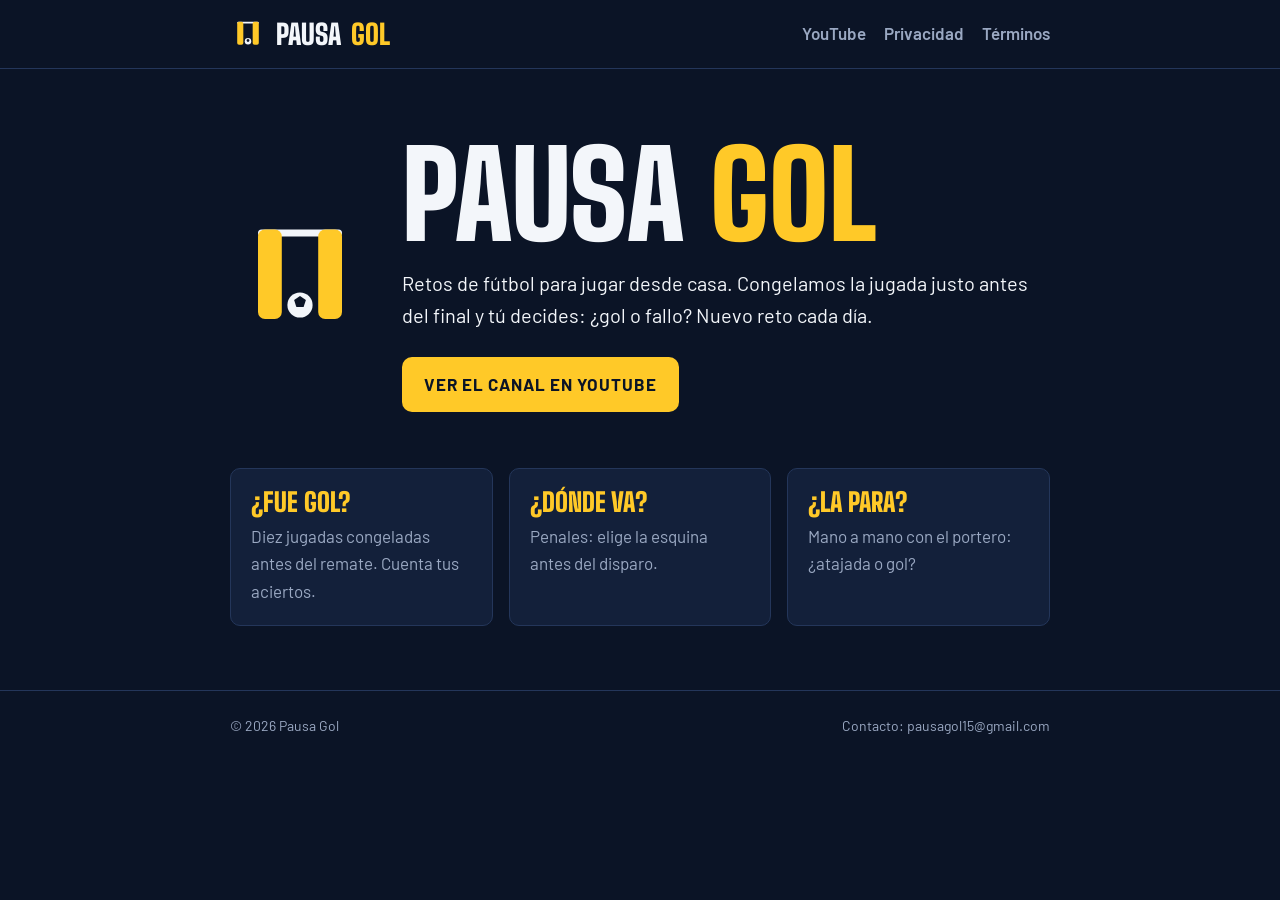
<file: index.html>
<!doctype html><html lang="es"><head><meta charset="utf-8"><meta name="viewport" content="width=device-width,initial-scale=1,viewport-fit=cover"><link rel="icon" href="logo.svg" type="image/svg+xml"><link rel="preconnect" href="https://fonts.googleapis.com"><link rel="preconnect" href="https://fonts.gstatic.com" crossorigin><link rel="stylesheet" href="https://fonts.googleapis.com/css2?family=Big+Shoulders+Display:wght@900&family=Barlow:wght@400;600;700&display=swap"><link rel="stylesheet" href="estilos.css"><title>Pausa Gol</title><meta name="description" content="Retos de fútbol en YouTube: congelamos la jugada justo antes del final y tú decides si fue gol."></head><body>
<header class="top"><div class="wrap"><a class="brand" href="./"><img src="logo.svg" alt="">Pausa <span>Gol</span></a><nav><a href="https://www.youtube.com/@pausagol">YouTube</a><a href="privacidad.html">Privacidad</a><a href="terminos.html">Términos</a></nav></div></header>
<main class="wrap">
<section class="hero"><img src="logo.svg" alt="Logo de Pausa Gol"><div><h1>Pausa <span>Gol</span></h1><p class="lead">Retos de fútbol para jugar desde casa. Congelamos la jugada justo antes del final y tú decides: ¿gol o fallo? Nuevo reto cada día.</p><a class="btn" href="https://www.youtube.com/@pausagol">Ver el canal en YouTube</a></div></section>
<section class="cards">
<div class="card"><b>¿Fue gol?</b><p>Diez jugadas congeladas antes del remate. Cuenta tus aciertos.</p></div>
<div class="card"><b>¿Dónde va?</b><p>Penales: elige la esquina antes del disparo.</p></div>
<div class="card"><b>¿La para?</b><p>Mano a mano con el portero: ¿atajada o gol?</p></div>
</section>
</main>
<footer><div class="wrap"><span>© 2026 Pausa Gol</span><span>Contacto: pausagol15@gmail.com</span></div></footer>
</body></html>
</file>
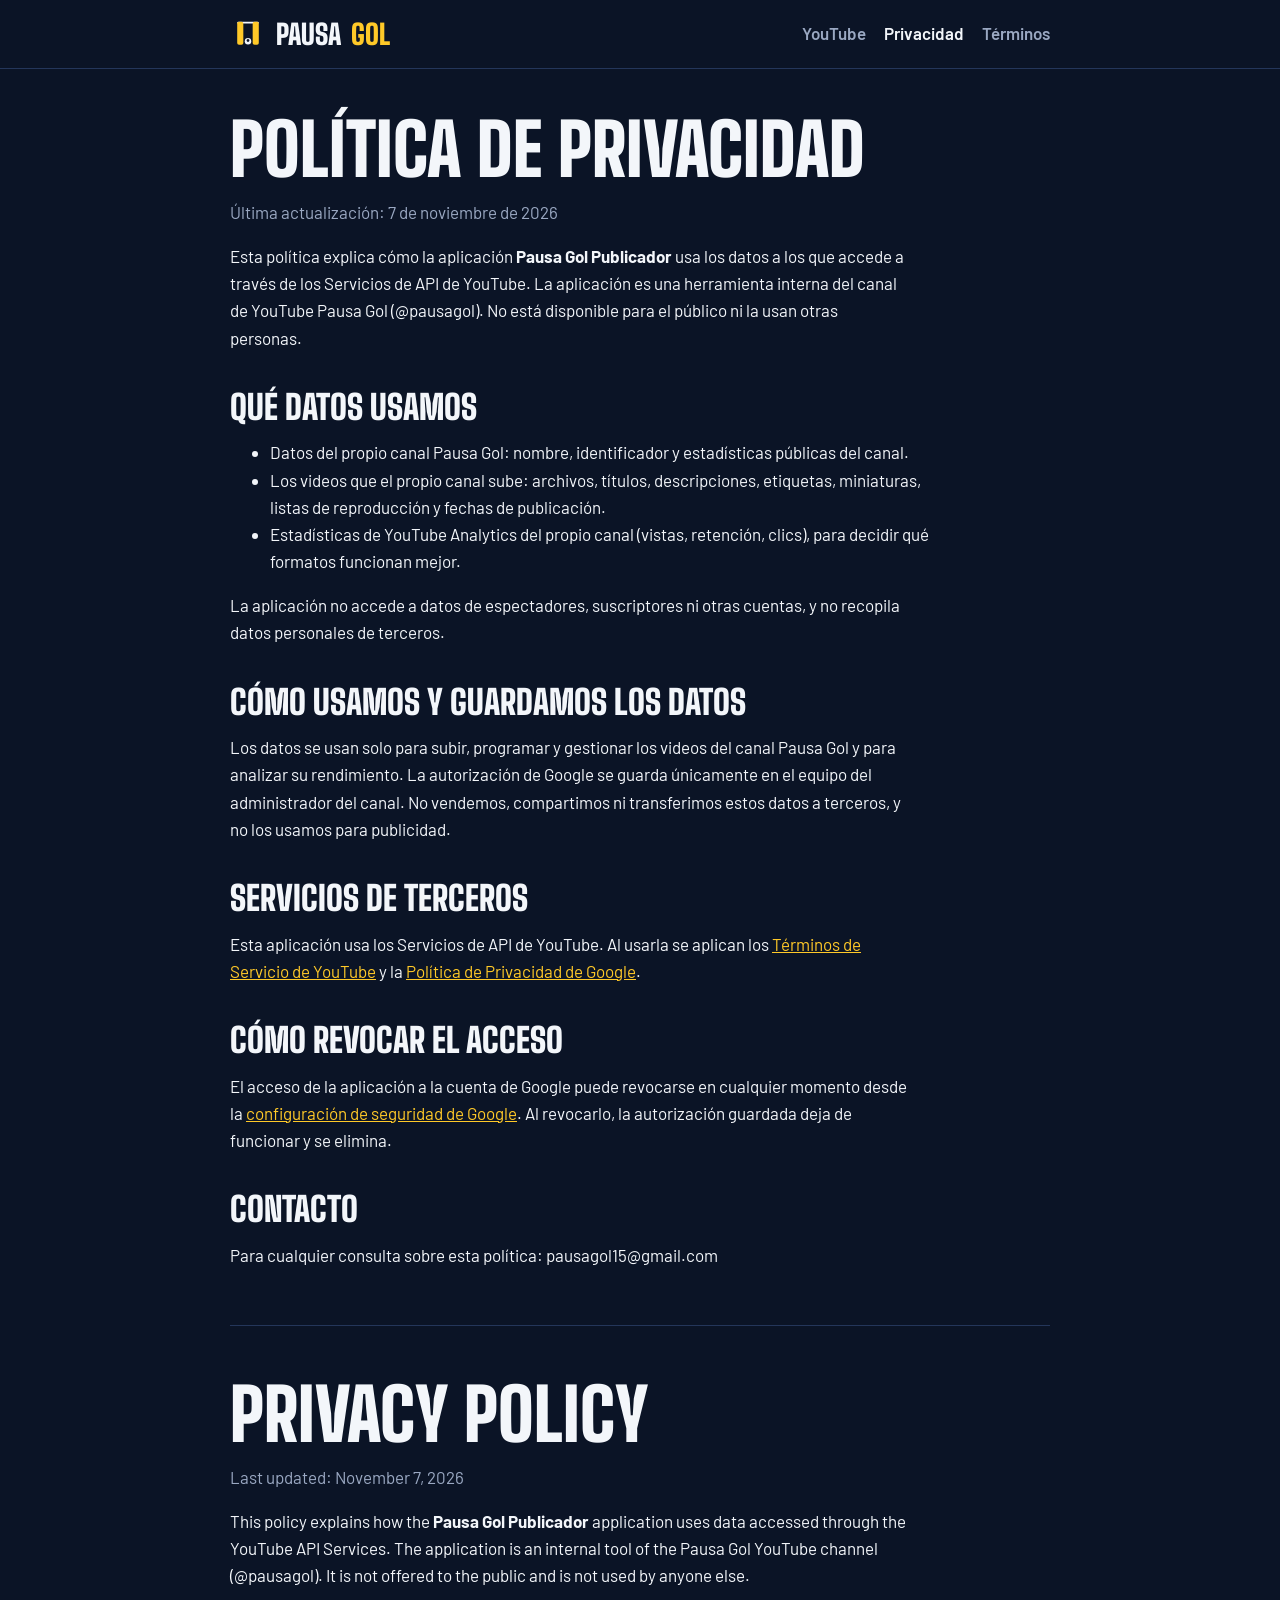
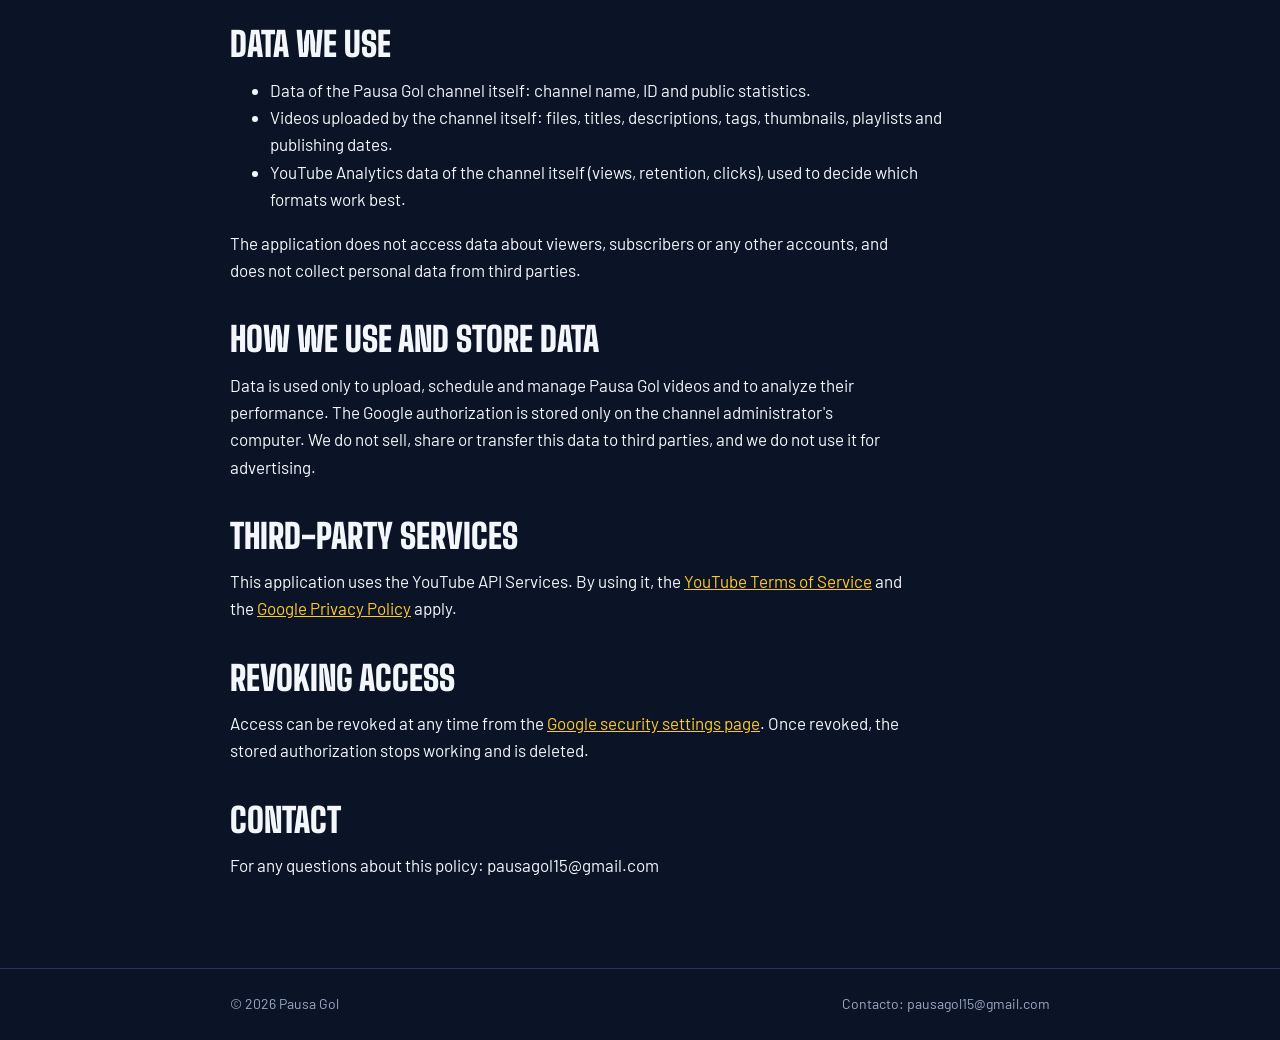
<file: privacidad.html>
<!doctype html><html lang="es"><head><meta charset="utf-8"><meta name="viewport" content="width=device-width,initial-scale=1,viewport-fit=cover"><link rel="icon" href="logo.svg" type="image/svg+xml"><link rel="preconnect" href="https://fonts.googleapis.com"><link rel="preconnect" href="https://fonts.gstatic.com" crossorigin><link rel="stylesheet" href="https://fonts.googleapis.com/css2?family=Big+Shoulders+Display:wght@900&family=Barlow:wght@400;600;700&display=swap"><link rel="stylesheet" href="estilos.css"><title>Política de privacidad · Pausa Gol</title></head><body>
<header class="top"><div class="wrap"><a class="brand" href="./"><img src="logo.svg" alt="">Pausa <span>Gol</span></a><nav><a href="https://www.youtube.com/@pausagol">YouTube</a><a href="privacidad.html" aria-current="page">Privacidad</a><a href="terminos.html">Términos</a></nav></div></header>
<main class="wrap doc">
<h1>Política de privacidad</h1>
<p class="meta">Última actualización: 7 de noviembre de 2026</p>
<p>Esta política explica cómo la aplicación <strong>Pausa Gol Publicador</strong> usa los datos a los que accede a través de los Servicios de API de YouTube. La aplicación es una herramienta interna del canal de YouTube Pausa Gol (@pausagol). No está disponible para el público ni la usan otras personas.</p>
<h2>Qué datos usamos</h2>
<ul>
<li>Datos del propio canal Pausa Gol: nombre, identificador y estadísticas públicas del canal.</li>
<li>Los videos que el propio canal sube: archivos, títulos, descripciones, etiquetas, miniaturas, listas de reproducción y fechas de publicación.</li>
<li>Estadísticas de YouTube Analytics del propio canal (vistas, retención, clics), para decidir qué formatos funcionan mejor.</li>
</ul>
<p>La aplicación no accede a datos de espectadores, suscriptores ni otras cuentas, y no recopila datos personales de terceros.</p>
<h2>Cómo usamos y guardamos los datos</h2>
<p>Los datos se usan solo para subir, programar y gestionar los videos del canal Pausa Gol y para analizar su rendimiento. La autorización de Google se guarda únicamente en el equipo del administrador del canal. No vendemos, compartimos ni transferimos estos datos a terceros, y no los usamos para publicidad.</p>
<h2>Servicios de terceros</h2>
<p>Esta aplicación usa los Servicios de API de YouTube. Al usarla se aplican los <a href="https://www.youtube.com/t/terms">Términos de Servicio de YouTube</a> y la <a href="https://policies.google.com/privacy">Política de Privacidad de Google</a>.</p>
<h2>Cómo revocar el acceso</h2>
<p>El acceso de la aplicación a la cuenta de Google puede revocarse en cualquier momento desde la <a href="https://security.google.com/settings/security/permissions">configuración de seguridad de Google</a>. Al revocarlo, la autorización guardada deja de funcionar y se elimina.</p>
<h2>Contacto</h2>
<p>Para cualquier consulta sobre esta política: pausagol15@gmail.com</p>
<hr>
<div lang="en">
<h1>Privacy Policy</h1>
<p class="meta">Last updated: November 7, 2026</p>
<p>This policy explains how the <strong>Pausa Gol Publicador</strong> application uses data accessed through the YouTube API Services. The application is an internal tool of the Pausa Gol YouTube channel (@pausagol). It is not offered to the public and is not used by anyone else.</p>
<h2>Data we use</h2>
<ul>
<li>Data of the Pausa Gol channel itself: channel name, ID and public statistics.</li>
<li>Videos uploaded by the channel itself: files, titles, descriptions, tags, thumbnails, playlists and publishing dates.</li>
<li>YouTube Analytics data of the channel itself (views, retention, clicks), used to decide which formats work best.</li>
</ul>
<p>The application does not access data about viewers, subscribers or any other accounts, and does not collect personal data from third parties.</p>
<h2>How we use and store data</h2>
<p>Data is used only to upload, schedule and manage Pausa Gol videos and to analyze their performance. The Google authorization is stored only on the channel administrator's computer. We do not sell, share or transfer this data to third parties, and we do not use it for advertising.</p>
<h2>Third-party services</h2>
<p>This application uses the YouTube API Services. By using it, the <a href="https://www.youtube.com/t/terms">YouTube Terms of Service</a> and the <a href="https://policies.google.com/privacy">Google Privacy Policy</a> apply.</p>
<h2>Revoking access</h2>
<p>Access can be revoked at any time from the <a href="https://security.google.com/settings/security/permissions">Google security settings page</a>. Once revoked, the stored authorization stops working and is deleted.</p>
<h2>Contact</h2>
<p>For any questions about this policy: pausagol15@gmail.com</p>
</div>
</main>
<footer><div class="wrap"><span>© 2026 Pausa Gol</span><span>Contacto: pausagol15@gmail.com</span></div></footer>
</body></html>
</file>
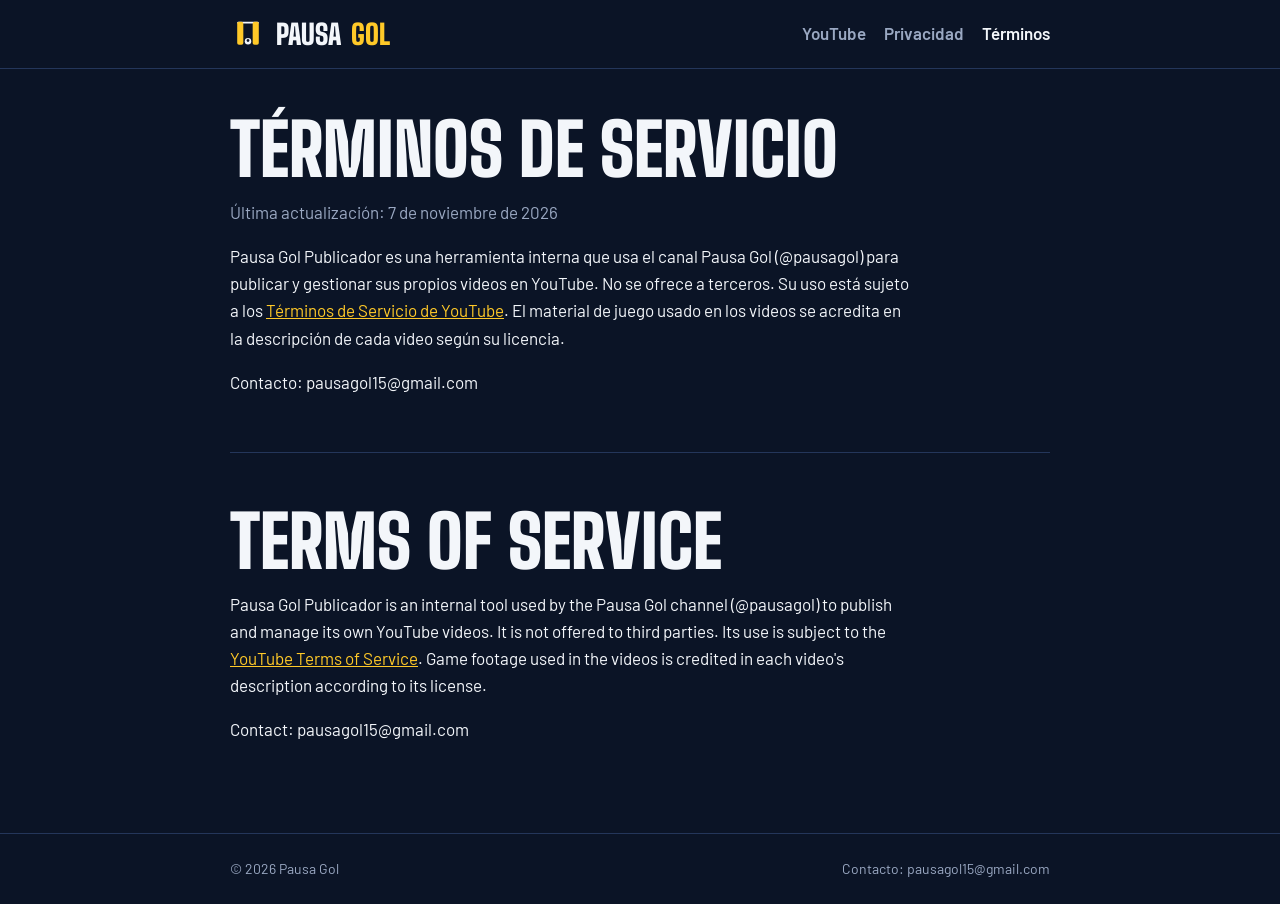
<file: terminos.html>
<!doctype html><html lang="es"><head><meta charset="utf-8"><meta name="viewport" content="width=device-width,initial-scale=1,viewport-fit=cover"><link rel="icon" href="logo.svg" type="image/svg+xml"><link rel="preconnect" href="https://fonts.googleapis.com"><link rel="preconnect" href="https://fonts.gstatic.com" crossorigin><link rel="stylesheet" href="https://fonts.googleapis.com/css2?family=Big+Shoulders+Display:wght@900&family=Barlow:wght@400;600;700&display=swap"><link rel="stylesheet" href="estilos.css"><title>Términos · Pausa Gol</title></head><body>
<header class="top"><div class="wrap"><a class="brand" href="./"><img src="logo.svg" alt="">Pausa <span>Gol</span></a><nav><a href="https://www.youtube.com/@pausagol">YouTube</a><a href="privacidad.html">Privacidad</a><a href="terminos.html" aria-current="page">Términos</a></nav></div></header>
<main class="wrap doc">
<h1>Términos de servicio</h1>
<p class="meta">Última actualización: 7 de noviembre de 2026</p>
<p>Pausa Gol Publicador es una herramienta interna que usa el canal Pausa Gol (@pausagol) para publicar y gestionar sus propios videos en YouTube. No se ofrece a terceros. Su uso está sujeto a los <a href="https://www.youtube.com/t/terms">Términos de Servicio de YouTube</a>. El material de juego usado en los videos se acredita en la descripción de cada video según su licencia.</p>
<p>Contacto: pausagol15@gmail.com</p>
<hr>
<div lang="en">
<h1>Terms of Service</h1>
<p>Pausa Gol Publicador is an internal tool used by the Pausa Gol channel (@pausagol) to publish and manage its own YouTube videos. It is not offered to third parties. Its use is subject to the <a href="https://www.youtube.com/t/terms">YouTube Terms of Service</a>. Game footage used in the videos is credited in each video's description according to its license.</p>
<p>Contact: pausagol15@gmail.com</p>
</div>
</main>
<footer><div class="wrap"><span>© 2026 Pausa Gol</span><span>Contacto: pausagol15@gmail.com</span></div></footer>
</body></html>
</file>
<file: estilos.css>
:root{--noche:#0B1426;--grada:#13203A;--linea:#24365A;--cal:#F3F6FA;--niebla:#9AA8C2;--pausa:#FFC928;--display:"Big Shoulders Display","Arial Narrow",Impact,sans-serif;--body:Barlow,"Segoe UI",Roboto,Helvetica,Arial,sans-serif;color-scheme:dark}
*{box-sizing:border-box}
html,body{margin:0;background:var(--noche);color:var(--cal);font:400 17px/1.6 var(--body)}
a{color:var(--pausa)}
a:focus-visible{outline:3px solid var(--cal);outline-offset:2px}
.wrap{max-width:860px;margin:0 auto;padding-left:max(20px,env(safe-area-inset-left));padding-right:max(20px,env(safe-area-inset-right))}
header.top{border-bottom:1px solid var(--linea)}
header.top .wrap{display:flex;align-items:center;justify-content:space-between;gap:16px;padding-block:16px;flex-wrap:wrap}
.brand{display:flex;align-items:center;gap:10px;text-decoration:none;color:var(--cal);font:900 28px/1 var(--display);text-transform:uppercase}
.brand img{width:36px;height:36px}
.brand span{color:var(--pausa)}
nav{display:flex;gap:18px;flex-wrap:wrap}
nav a{color:var(--niebla);text-decoration:none;font-weight:600}
nav a:hover,nav a[aria-current]{color:var(--cal)}
.hero{padding-block:72px 56px;display:grid;grid-template-columns:auto minmax(0,1fr);gap:32px;align-items:center}
@media(max-width:620px){.hero{grid-template-columns:minmax(0,1fr)}}
.hero img{width:140px;height:140px}
h1,h2{font-family:var(--display);text-transform:uppercase;line-height:.9;margin:0;text-wrap:balance}
h1{font-size:clamp(60px,12vw,120px);font-weight:900}
.doc h1{font-size:clamp(44px,8vw,72px)}
h1 span{color:var(--pausa)}
h2{font-size:34px;font-weight:900;margin-top:40px}
.lead{font-size:20px;margin:18px 0 0;max-width:60ch}
.btn{display:inline-block;margin-top:26px;background:var(--pausa);color:var(--noche);text-decoration:none;font-weight:700;letter-spacing:.06em;text-transform:uppercase;padding:14px 22px;border-radius:10px}
.cards{display:grid;grid-template-columns:repeat(3,minmax(0,1fr));gap:16px;padding-bottom:64px}
@media(max-width:720px){.cards{grid-template-columns:minmax(0,1fr)}}
.card{background:var(--grada);border:1px solid var(--linea);border-radius:10px;padding:20px}
.card b{display:block;font:900 26px/1 var(--display);text-transform:uppercase;color:var(--pausa);margin-bottom:8px}
.card p{margin:0;color:var(--niebla)}
.doc{padding-block:48px 72px}
.doc p,.doc li{max-width:68ch}
.doc .meta{color:var(--niebla)}
.doc hr{border:0;border-top:1px solid var(--linea);margin:56px 0}
footer{border-top:1px solid var(--linea);color:var(--niebla);font-size:14px}
footer .wrap{padding-block:24px;display:flex;justify-content:space-between;gap:12px;flex-wrap:wrap}
</file>
